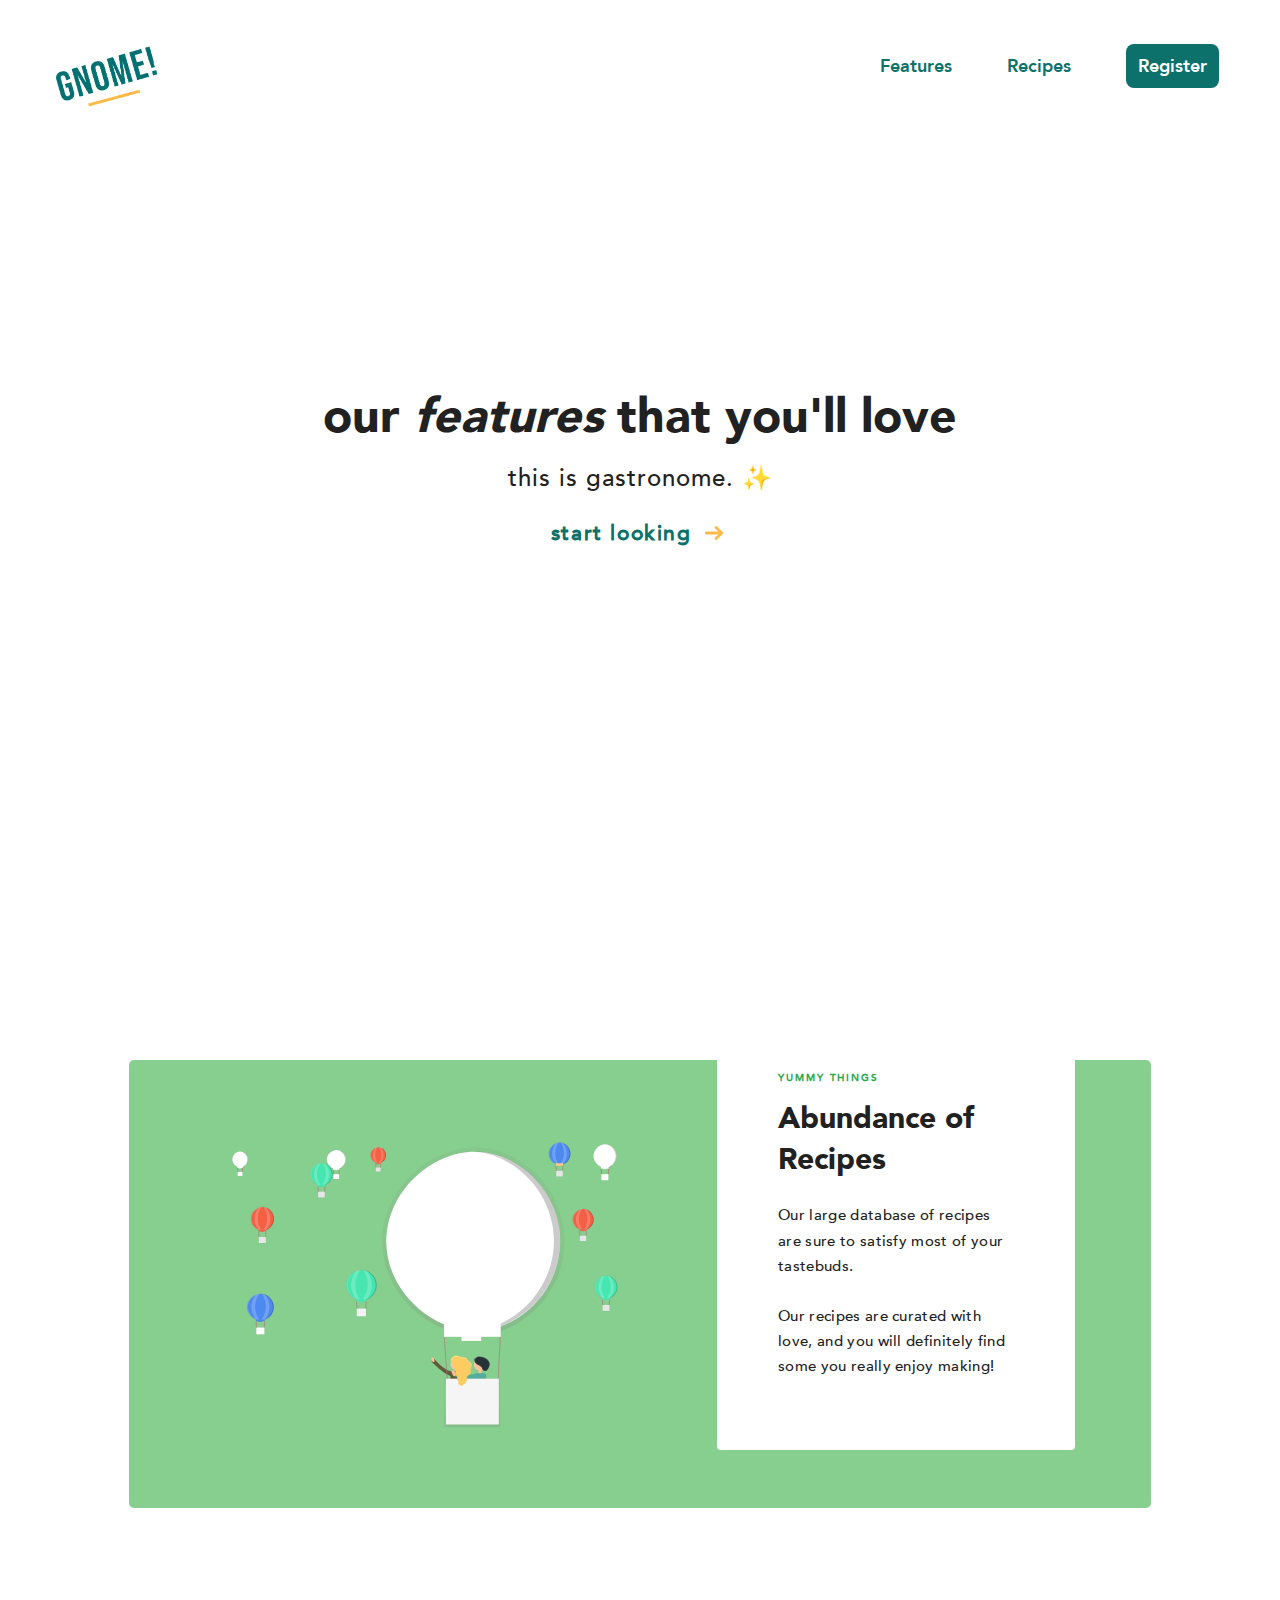
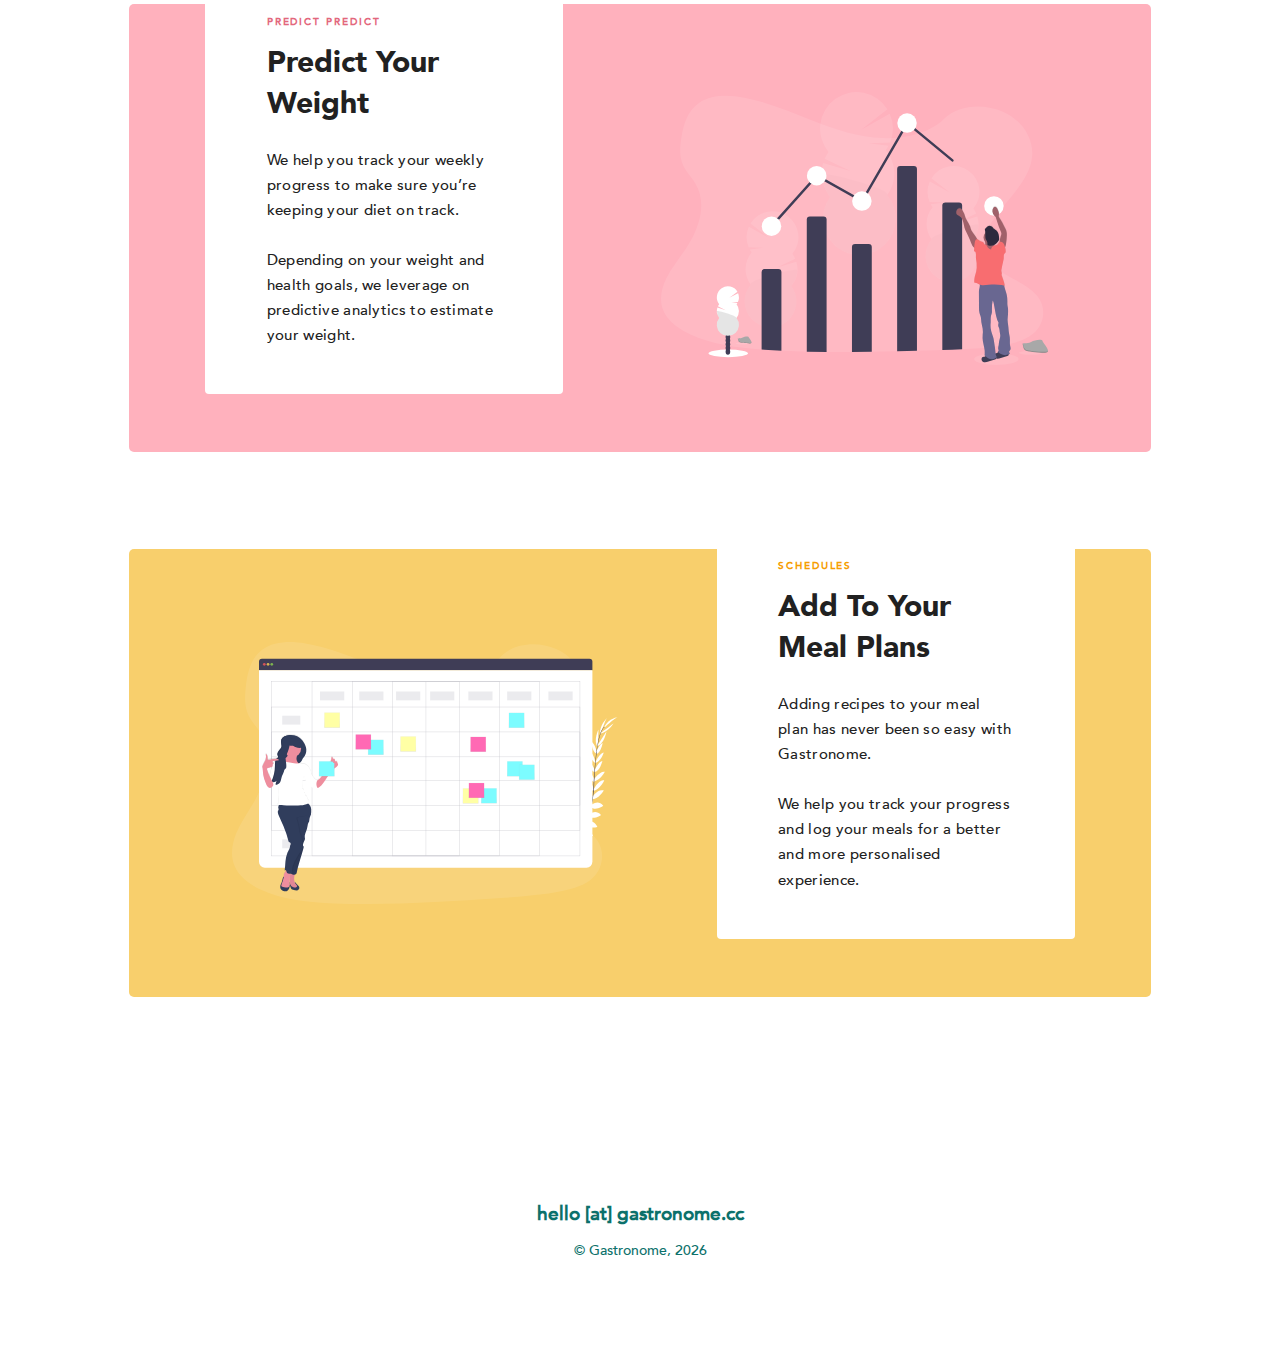
<file: features.html>
<!DOCTYPE html>
<html>

<head>
  <meta charset="utf-8">
  <meta name="viewport" content="width=device-width, initial-scale=1">
  <meta name="description" content="Meal planning for everyone. A healthy lifestyle for all. ✨">

  <meta name="og:type" content="website">
  <meta name="og:title" content="Gastronome">
  <meta name="og:description" content="Meal planning for everyone. A healthy lifestyle for all. ✨">
  <meta name="og:url" content="https://www.gastronome.cc/">

  <meta name="twitter:card" content="website">
  <meta name="twitter:title" content="Gastronome">
  <meta name="twitter:description" content="Meal planning for everyone. A healthy lifestyle for all. ✨">
  <meta name="twitter:url" content="https://www.gastronome.cc/">

  <link rel="shortcut icon" type="image/png" href="assets/images/favicon.png"/>
  <link rel="stylesheet" href="css/common.css">
  <link rel="stylesheet" href="css/features.css">
  <link rel="stylesheet" href="css/normalize.css">

  <script src="https://ajax.googleapis.com/ajax/libs/jquery/2.1.3/jquery.min.js"></script>

  <title>Gastronome - Best Features</title>
</head>

<body>
    <script>
    document.body.className = 'fade';
    
    $(document).ready(function() {
      // Add smooth scrolling to all links
      $("a").on('click', function(event) {

        // Make sure this.hash has a value before overriding default behavior
        if (this.hash !== "") {
          // Prevent default anchor click behavior
          event.preventDefault();

          // Store hash
          var hash = this.hash;

          // Using jQuery's animate() method to add smooth page scroll
          // The optional number (800) specifies the number of milliseconds it takes to scroll to the specified area
          $('html, body').animate({
            scrollTop: $(hash).offset().top
          }, 800, function(){

            // Add hash (#) to URL when done scrolling (default click behavior)
            window.location.hash = hash;
          });
        } // End if
      });
    });
    </script>

  <!-- Navigation -->
    <header>
        <!-- Logo -->
        <span class="header-logo">
        <a href="index.html"><img src="assets/images/logo.png" alt="logo" class="logo"/></a>
        </span>

        <!-- Links -->
        <div class="header-links">
            <ul>
                <li><a class="header-links__link" href="features.html">Features</a></li>
                <li><a class="header-links__link" href="recipes.html">Recipes</a></li>
                <li><a class="register--button" href="register.html">Register</a></li>
            </ul>
        </div>
    </header>

    <div class="home--container">
        <div class="home--div">
        <div class="home--text">
            <h1 class="home--title">our <i>features</i> that you'll love</h1>
            <p class="home--subtitle">this is gastronome. ✨</p>
        </div>
        <div class="home--look">
            <a class="button" href="#features--container">
                <span>start looking</span>
                <svg width="20px" height="14px" viewBox="0 0 13 10">
                    <path d="M1,5 L11,5"></path>
                    <polyline points="8 1 12 5 8 9"></polyline>
                </svg>
                </a>
        </div>
        </div>
    </div>

    <div id="features--container">
        <div class="features--div">
            <div class="features--feature features--odd features--one">
                <img class="features--image" src="./assets/images/abundance.svg" alt="Abundance Of Recipes">
                <div class="features--details">
                    <h3 class="features--category">YUMMY THINGS</h3>
                    <h1 class="features--title">Abundance of Recipes</h1>
                    <h2 class="features--description">Our large database of recipes are sure to satisfy most of your tastebuds.<br><br>
                            Our recipes are curated with love, and you will definitely find some you really enjoy making!</h2>
                </div>
            </div>

            <div class="features--feature features--even features--two">
                <img class="features--image" src="./assets/images/predict.svg" alt="Predict Your Weight">
                <div class="features--details">
                    <h3 class="features--category">PREDICT PREDICT</p>
                    <h1 class="features--title">Predict Your Weight</h1>
                    <h2 class="features--description">We help you track your weekly progress to make sure you’re keeping your diet on track.<br><br>
                            Depending on your weight and health goals, we leverage on predictive analytics to estimate your weight.</h2>
                </div>
            </div>

            <div class="features--feature features--odd features--three">
                <img class="features--image" src="./assets/images/schedule.svg" alt="Add To Your Meal Plans">
                <div class="features--details">
                    <h3 class="features--category">SCHEDULES</h3>
                    <h1 class="features--title">Add To Your Meal Plans</h1>
                    <h2 class="features--description">Adding recipes to your meal plan has never been so easy with Gastronome.<br><br>
                            We help you track your progress and log your meals for a better and more personalised experience.</h2>
                </div>
            </div>
        </div>
    </div>


  <div class="footer--div">
    <p class="contact--link"><a href="mailto:hello@gastronome.cc?Subject=Hello%20there!" target="_top">hello [at] gastronome.cc</a></p>
    <p class="footer">&copy;  Gastronome, <script>document.write(new Date().getFullYear())</script></p>
  </div>
  
    <script>
        document.addEventListener("DOMContentLoaded", function(e) {
            document.body.className = '';
        });
    </script>
</body>

</html>
</file>
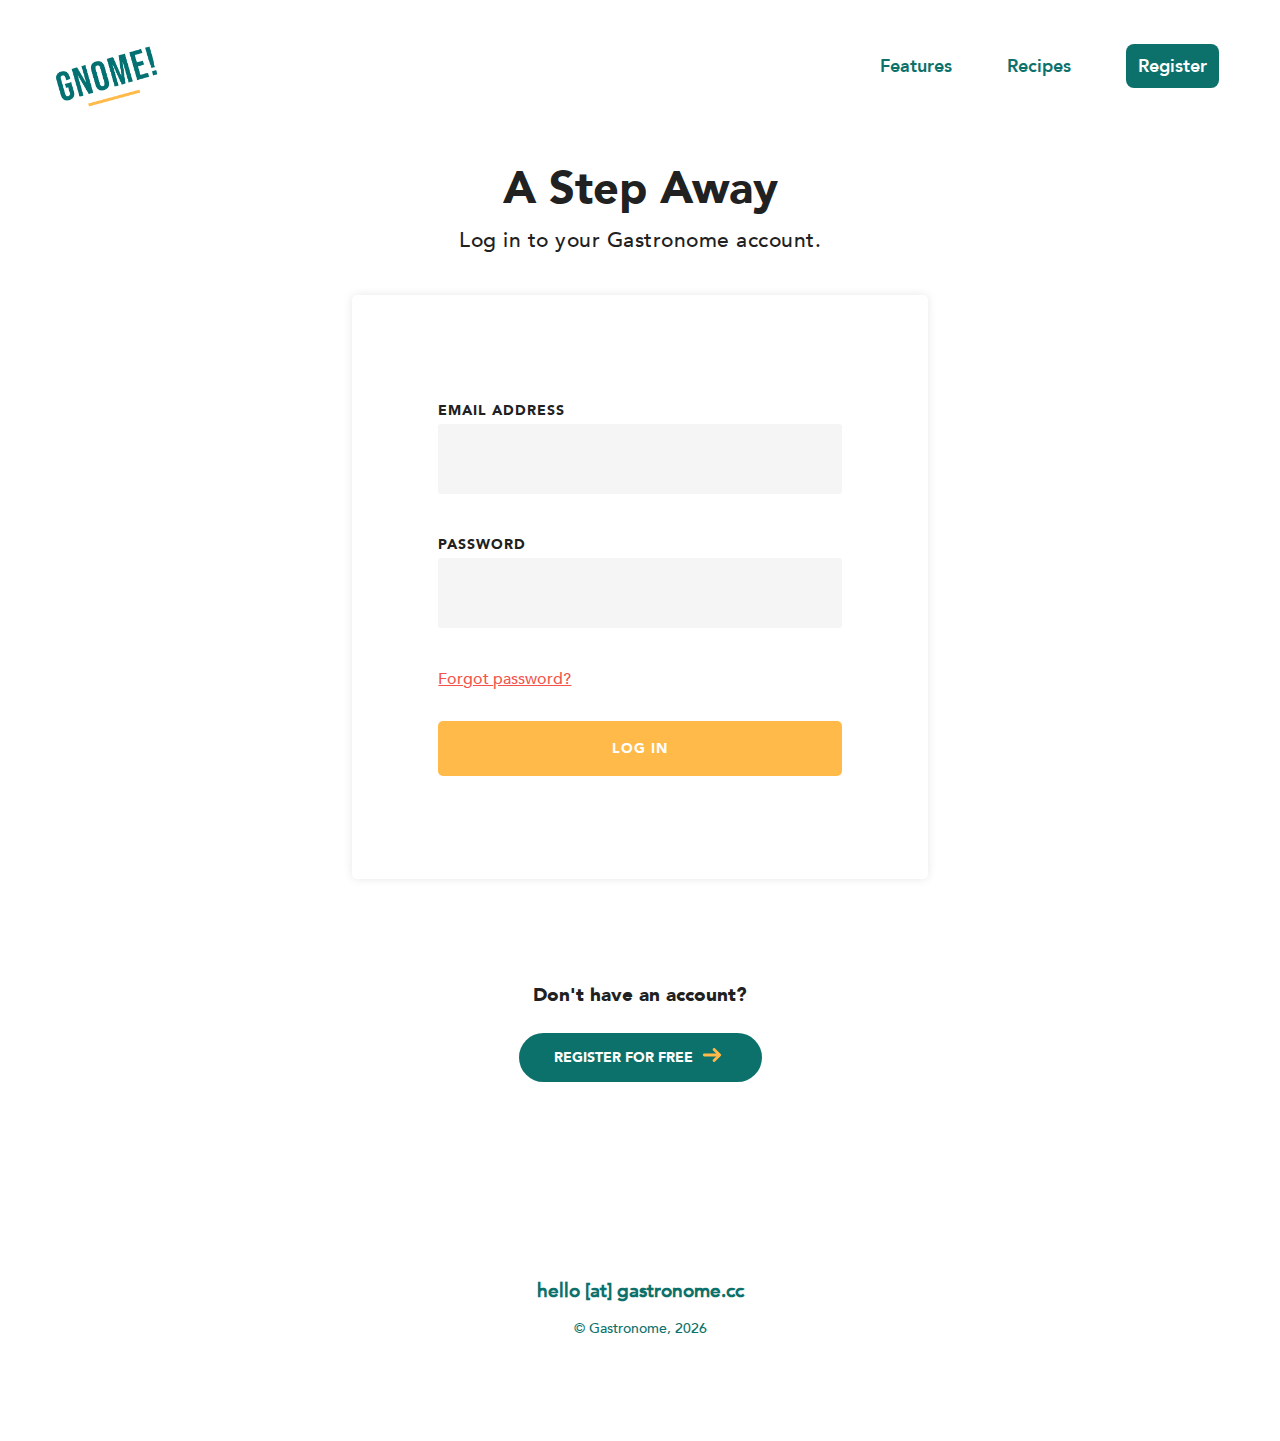
<file: login.html>
<!DOCTYPE html>
<html>

<head>
  <meta charset="utf-8">
  <meta name="viewport" content="width=device-width, initial-scale=1">
  <meta name="description" content="Meal planning for everyone. A healthy lifestyle for all. ✨">

  <meta name="og:type" content="website">
  <meta name="og:title" content="Gastronome">
  <meta name="og:description" content="Meal planning for everyone. A healthy lifestyle for all. ✨">
  <meta name="og:url" content="https://www.gastronome.cc/">

  <meta name="twitter:card" content="website">
  <meta name="twitter:title" content="Gastronome">
  <meta name="twitter:description" content="Meal planning for everyone. A healthy lifestyle for all. ✨">
  <meta name="twitter:url" content="https://www.gastronome.cc/">

  <link rel="shortcut icon" type="image/png" href="assets/images/favicon.png"/>
  <link rel="stylesheet" href="css/common.css">
  <link rel="stylesheet" href="css/login.css">
  <link rel="stylesheet" href="css/normalize.css">

  <script src="https://ajax.googleapis.com/ajax/libs/jquery/2.1.3/jquery.min.js"></script>
  <script src="scripts/auth.js"></script>

  <title>Gastronome - Login</title>
</head>

<body>
    <script>
    document.body.className = 'fade';
    </script>

  <!-- Navigation -->
    <header>
        <!-- Logo -->
        <span class="header-logo">
        <a href="index.html"><img src="assets/images/logo.png" alt="logo" class="logo"/></a>
        </span>

        <!-- Links -->
        <div class="header-links">
            <ul>
                <li><a class="header-links__link" href="features.html">Features</a></li>
                <li><a class="header-links__link" href="recipes.html">Recipes</a></li>
                <li><a class="register--button" href="register.html">Register</a></li>
            </ul>
        </div>
    </header>

    <div class="home--container">
        <div class="home--div">
            <div class="home--text">
                <h1 class="home--title">A Step Away</h1>
                <p class="home--subtitle">Log in to your Gastronome account.</p>
            </div>
        </div>
    </div>

    <div class="login--container">
        <div class="login--form--div">
            <form id="login--form" action="home.html" method="get">
                <label for="email">EMAIL ADDRESS</label><br>
                <input type="email" name="email" id="email" size="30" maxlength="100" required autocomplete="off"><br>
                <p class="error--message--email">Please enter a valid email address.</p>
                <label for="password">PASSWORD</label><br>
                <input type="password" name="password" id="password" autocomplete="off"><br>
                <p class="error--message--password">Please enter a password.</p>

                <p class="subtitle"><a href="">Forgot password?</a></p>

                <input type="button" id="login" name="submit--button" value="LOG IN">
            </form>
        </div>
    </div>
    <div class="register--here">
        <p class="register--sub">Don't have an account?</p>
        <a class="button" href="register.html">
            <span>REGISTER FOR FREE</span>
            <svg width="20px" height="14px" viewBox="0 0 13 10">
                <path d="M1,5 L11,5"></path>
                <polyline points="8 1 12 5 8 9"></polyline>
            </svg>
        </a>
    </div>

    <div class="footer--div">
        <p class="contact--link"><a href="mailto:hello@gastronome.cc?Subject=Hello%20there!" target="_top">hello [at] gastronome.cc</a></p>
        <p class="footer">&copy;  Gastronome, <script>document.write(new Date().getFullYear())</script></p>
    </div>
  
    <script>
        document.addEventListener("DOMContentLoaded", function(e) {
            document.body.className = '';
        });
    </script>
</body>

</html>
</file>
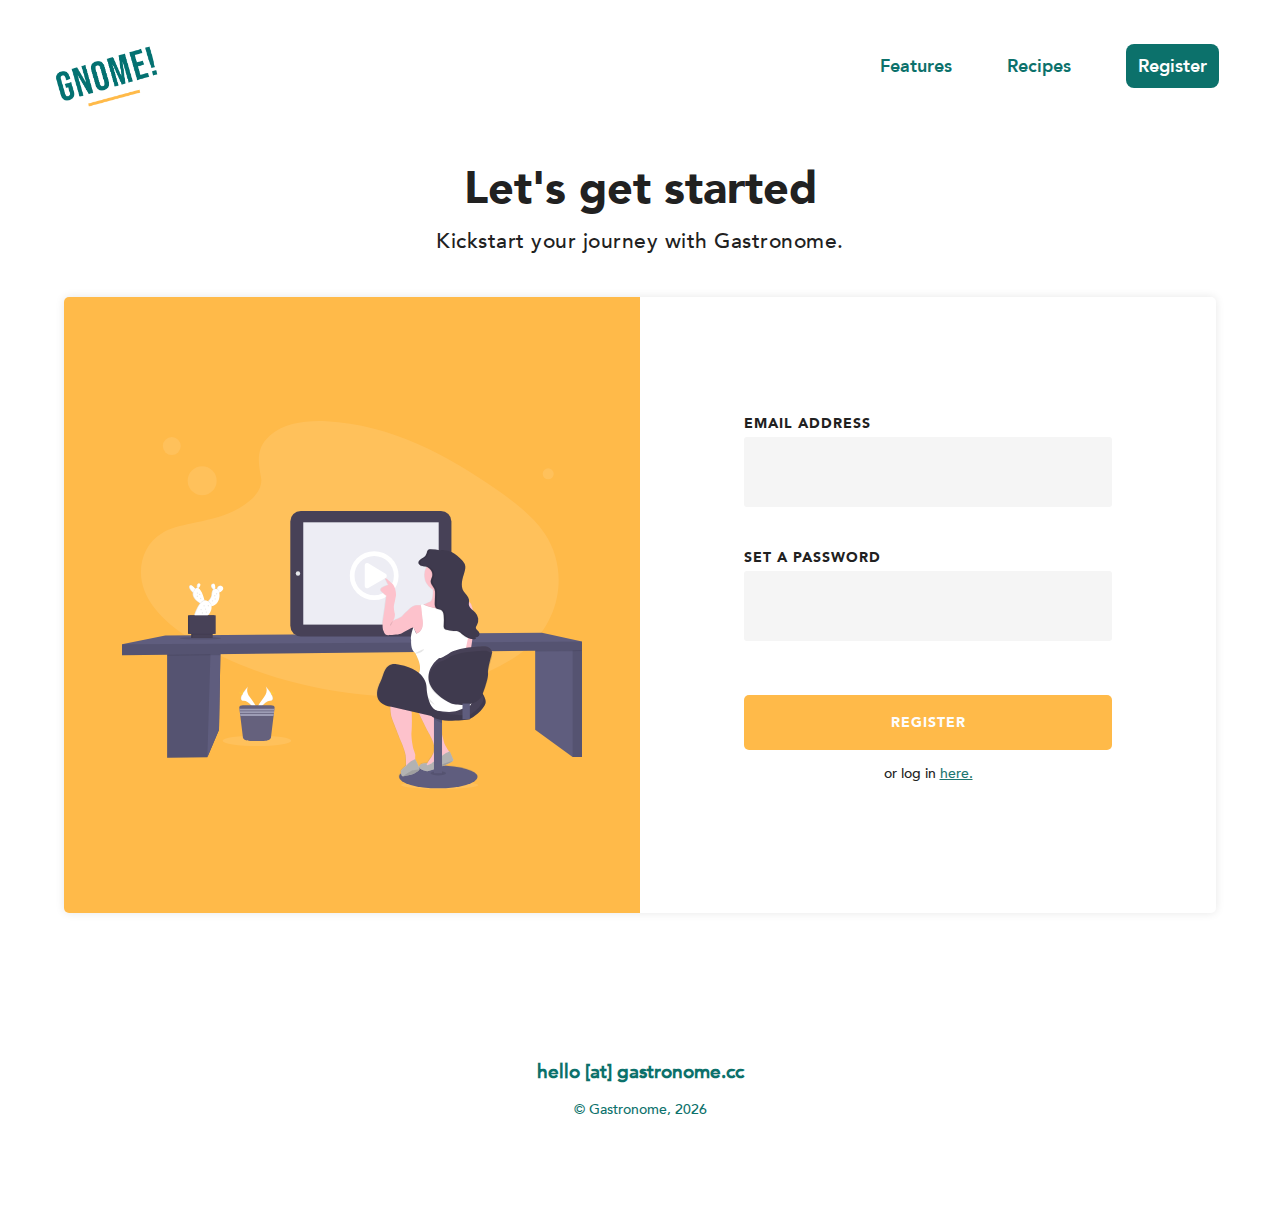
<file: register.html>
<!DOCTYPE html>
<html>

<head>
  <meta charset="utf-8">
  <meta name="viewport" content="width=device-width, initial-scale=1">
  <meta name="description" content="Meal planning for everyone. A healthy lifestyle for all. ✨">

  <meta name="og:type" content="website">
  <meta name="og:title" content="Gastronome">
  <meta name="og:description" content="Meal planning for everyone. A healthy lifestyle for all. ✨">
  <meta name="og:url" content="https://www.gastronome.cc/">

  <meta name="twitter:card" content="website">
  <meta name="twitter:title" content="Gastronome">
  <meta name="twitter:description" content="Meal planning for everyone. A healthy lifestyle for all. ✨">
  <meta name="twitter:url" content="https://www.gastronome.cc/">

  <link rel="shortcut icon" type="image/png" href="assets/images/favicon.png"/>
  <link rel="stylesheet" href="css/common.css">
  <link rel="stylesheet" href="css/register.css">
  <link rel="stylesheet" href="css/normalize.css">

  <script src="https://ajax.googleapis.com/ajax/libs/jquery/2.1.3/jquery.min.js"></script>
  <script src="scripts/auth.js"></script>

  <title>Gastronome - Register</title>
</head>

<body>
    <script>
    document.body.className = 'fade';
    </script>

  <!-- Navigation -->
    <header>
        <!-- Logo -->
        <span class="header-logo">
        <a href="index.html"><img src="assets/images/logo.png" alt="logo" class="logo"/></a>
        </span>

        <!-- Links -->
        <div class="header-links">
            <ul>
                <li><a class="header-links__link" href="features.html">Features</a></li>
                <li><a class="header-links__link" href="recipes.html">Recipes</a></li>
                <li><a class="register--button" href="register.html">Register</a></li>
            </ul>
        </div>
    </header>

    <div class="home--container">
        <div class="home--div">
            <div class="home--text">
                <h1 class="home--title">Let's get started</h1>
                <p class="home--subtitle">Kickstart your journey with Gastronome.</p>
            </div>
        </div>
    </div>

    <div class="register--container">
        <div class="rectangle">
            <img class="register--image" src="assets/images/register.svg" alt="Register">
        </div>
        <div class="register--form--div">
            <form id="register--form" action="home.html" method="get">
                <label for="email">EMAIL ADDRESS</label><br>
                <input type="email" name="email" id="email" size="30" maxlength="100" required autocomplete="off"><br>
                <p class="error--message--email">Please enter a valid email address.</p>
                <label for="password">SET A PASSWORD</label><br>
                <input type="password" name="password" id="password" autocomplete="off"><br>
                <p class="error--message--password">Please enter a password.</p>

                <input type="button" id="register" name="submit--button" value="REGISTER">
                <p class="subtitle">or log in <a href="login.html">here.</a></p>
            </form>
        </div>
    </div>

    <div class="footer--div">
        <p class="contact--link"><a href="mailto:hello@gastronome.cc?Subject=Hello%20there!" target="_top">hello [at] gastronome.cc</a></p>
        <p class="footer">&copy;  Gastronome, <script>document.write(new Date().getFullYear())</script></p>
    </div>
  
    <script>
        document.addEventListener("DOMContentLoaded", function(e) {
            document.body.className = '';
        });
    </script>
</body>

</html>
</file>
<file: css/common.css>
/* CUSTOM FONT FACES */
@font-face {
    font-family: "Avenir-Medium";
    src: url('../assets/fonts/Avenir/Avenir-Medium.ttf');
}

@font-face {
    font-family: "Avenir-Heavy";
    src: url('../assets/fonts/Avenir/Avenir-Heavy.ttf');
}
  
@font-face {
    font-family: "Avenir-Black";
    src: url('../assets/fonts/Avenir/Avenir-Black.ttf');
}
  
:root {
    --green: #0C716B;
    --yellow: #f8cf6c;
    --light-green: #87cf8e;
    --pink: #ffb1bd;
    --white: #ffffff;
}
  
* {
    box-sizing: border-box;
}
  
  /* HTML and BODY */
html {
    -webkit-font-smoothing: antialiased;
    text-rendering: optimizeLegibility;
    -webkit-text-rendering: optimizeLegibility;
    -moz-osx-font-smoothing: grayscale;  /*fix fatty ff on mac */
    font-size: 1em;
    color: #212121;
}

body {
    font-family: "Avenir-Medium", Arial, Helvetica, sans-serif;
    margin: 0 auto;
    opacity: 1;
    transition: 0.7s opacity;
}
  
body.fade {
    opacity: 0;
    transition: none;
}
  
header {
    position: absolute;
    display: flex;
    top: 0;
    left: 0;
    right: 0;
    justify-content: space-between;
    margin: 3% 4%;
    z-index: 50;
    transition: all 0.6s ease-out;
}
  
.header-logo img {
    width: 7em;
    position: absolute;
}
  
.header-links ul {
    left: auto;
    max-width: none;
    position: relative;
    top: auto;
    transform: none;
    width: auto;
    list-style: none;
    text-align: right;
    font-family: "Avenir-Heavy";
    right: -15px;
}
  
.header-links li {
    display: inline-block;
    position: relative;
    margin: 0 25px;
    
}
  
.header-links__link {
    text-decoration: none;
    cursor: pointer;
    color: var(--green);
    transition: 0.3s;
    padding: 30px 0;
    font-size: 1.1em;
}
  
.register--button {
    text-decoration: none;
    cursor: pointer;
    background-color: var(--green);
    color: #fdfdfd;
    transition: 0.3s;
    padding: 10px 12px;
    border-radius: 8px;
    font-size: 1.1em;
    cursor: pointer;
}
  
.register--button:hover {
    opacity: 0.7;
    transition: 0.3s;
    cursor: pointer;
}
  
.header-links__link::before, .header-links__link::after {
    content: '';
    position: absolute;
    bottom: -5px;
    left: 0;
    right: 0;
    height: 2px;
    background-color: var(--green);
}
  
.header-links__link::before {
    opacity: 0;
    -webkit-transform: translateY(-8px);
            transform: translateY(-8px);
    transition: opacity 0s, -webkit-transform 0s cubic-bezier(0.175, 0.885, 0.32, 1.275);
    transition: transform 0s cubic-bezier(0.175, 0.885, 0.32, 1.275), opacity 0s;
    transition: transform 0s cubic-bezier(0.175, 0.885, 0.32, 1.275), opacity 0s, -webkit-transform 0s cubic-bezier(0.175, 0.885, 0.32, 1.275);
}
  
.header-links__link::after {
    opacity: 0;
    -webkit-transform: translateY(4px);
            transform: translateY(4px);
    transition: opacity 0.3s, -webkit-transform 0.3s cubic-bezier(0.175, 0.885, 0.32, 1.275);
    transition: transform 0.3s cubic-bezier(0.175, 0.885, 0.32, 1.275), opacity 0.3s;
    transition: transform 0.3s cubic-bezier(0.175, 0.885, 0.32, 1.275), opacity 0.3s, -webkit-transform 0.3s cubic-bezier(0.175, 0.885, 0.32, 1.275);
}
  
.header-links__link:hover::before, .header-links__link:hover::after {
    opacity: 1;
    -webkit-transform: translateY(0);
            transform: translateY(0);
}
  

/* Footer */
.footer--div {
    width: 100%;
    text-align: center;
    color: var(--green);
    height: 30vh;
    display: flex;
    flex-direction: column;
    justify-content: center;
}
  
.contact--link {
    text-decoration: none;
    font-weight: 700;
    font-size: 1.2em;
    margin-bottom: 0;
}
  
.contact--link a {
    text-decoration: none;
    color: var(--green);
}
  
.contact--link a:hover {
    color: #78B3B3;
    transition: 0.3s;
}
  
.footer--div h3 {
    letter-spacing: 2px;
}

.footer {
    font-size: 0.9em;
    /* margin-top: 1em; */
}
</file>
<file: css/features.css>
/* Container */
.home--container {
    display: grid;
    height: 100vh;
}

.home--div {
    margin: 0 auto;
    align-self: center;
    justify-self: center;
    text-align: center;
    /* margin-top: 7%; */
}

.home--title {
    font-family: "Avenir-Black";
    font-size: 3em;
    margin-bottom: 2%;
}

.home--subtitle {
    font-weight: 300;
    font-size: 1.5em;
    letter-spacing: 1px;
    margin-top: 0;
}

/* Button  */
.button {
    margin-top: 20vh;
    font-size: 1.3em;
    font-weight: 900;
    text-decoration: none;    
    color: var(--green);
    letter-spacing: 0.1rem;
    transition: all 0.2s ease;
}

.button:before {
    content: "";
    position: absolute;
    display: block;
    border-radius: 28px;
    max-width: 56px;
    max-height: 56px;
    transition: all 0.3s ease;
    }

.button svg {
    position: relative;
    top: 0;
    margin-left: 10px;
    fill: none;
    stroke-linecap: round;
    stroke-linejoin: round;
    stroke: #FFBA49;
    stroke-width: 2;
    transform: translateX(-5px);
    transition: all 0.3s ease;
}

.button:hover:before {
    width: 100%;
}

.button:hover svg {
    transform: translateX(0);
}

.button:active {
    transform: scale(0.96);
}


/* Recipes */
#features--container {
    margin: 3%;
    padding-top: 2%;
}
.features--feature {
    width: 85%;
    margin: 8% auto;
    height: 28em;
    border-radius: 5px;

    position: relative;
    display: grid;
}

.features--odd {
    grid-template-columns: 8% 42% 50%;
    grid-template-rows: repeat(1, 100%);
}
.features--even {
    grid-template-columns: 50% 42% 8%;
    grid-template-rows: repeat(1, 100%);
}

.features--one {
    background-color:var(--light-green);
}
.features--two {
    background-color:var(--pink);
}
.features--three {
    background-color:var(--yellow);
}

.features--image {
    max-width: 90%;
}

.features--odd .features--details {
    grid-column-start: 3;
    grid-row-start: 1;
    justify-self: center;
    margin-top: -7%;
}
.features--odd .features--image {
    grid-column-start: 2;
    grid-row-start: 1;
    justify-self: center;
    align-self: center;
}

.features--even .features--details {
    grid-column-start: 1;
    grid-row-start: 1;
    justify-self: center;
    margin-top: -7%;
}
.features--even .features--image {
    grid-column-start: 2;
    grid-row-start: 1;
    justify-self: center;
    align-self: center;
}

.features--details {
    background: var(--white);
    border-radius: 4px;
    padding: 7% 12%;
    max-width: 70%;
    max-height: 95%;
}

.features--title {
    font-size: 185%;
    font-family: "Avenir-Black";
    margin-top: 5%;
    margin-bottom: 5%;
}

.features--description {
    font-size: 95%;
    font-weight: 500;
    letter-spacing: 0.02rem;
    line-height: 165%;
    margin-top: 10%;
}

.features--category {
    font-size: 65%;
    font-weight: 900;
    letter-spacing: 0.12rem;
    line-height: 150%;
}

.features--one .features--category {
    color: #2da94f;
}
.features--two .features--category {
    color: #e3677c;
}
.features--three .features--category {
    color: #f69d02;
}
</file>
<file: css/login.css>
/* Container */
.home--container {
    display: grid;
}

.home--div {
    margin: 0 auto;
    margin-top: 10%;
    text-align: center;
}

.home--title {
    font-family: "Avenir-Black";
    font-size: 2.8em;
    margin-bottom: 2%;
}

.home--subtitle {
    font-weight: 300;
    font-size: 1.3em;
    letter-spacing: 0.5px;
    margin-top: 0;
    margin-bottom: 11%;
}

/* Button  */
.button {
    font-size: 0.9em;
    font-weight: 900;
    text-decoration: none;    
    color: #fdfdfd;
    background-color: var(--green);
    padding: 15px 35px;
    border-radius: 80px;
    transition: all 0.2s ease;
}

.button:before {
    content: "";
    position: absolute;
    display: block;
    border-radius: 28px;
    max-width: 56px;
    max-height: 56px;
    transition: all 0.3s ease;
    }

.button svg {
    position: relative;
    top: 0;
    margin-left: 10px;
    fill: none;
    stroke-linecap: round;
    stroke-linejoin: round;
    stroke: #FFBA49;
    stroke-width: 2;
    transform: translateX(-5px);
    transition: all 0.3s ease;
}

.button:hover:before {
    width: 100%;
}

.button:hover svg {
    transform: translateX(0);
}

.button:active {
    transform: scale(0.96);
}

/* Register Form */
.login--container {
    margin: 0 auto;
    width: 45%;
    display: grid;
    border-radius: 5px;
    box-shadow: 0 0 10px #E7E7E7;
    margin-bottom: 3%;
}

.login--form--div {
    margin: 18% 15%;
}

.login--form {
    align-self: center;
    justify-self: center;
}

label {
    font-family: "Avenir-Black";
    font-size: 0.9em;
    letter-spacing: 1px;
    display:inline-block;
    margin-bottom: 4px;
}

input[type=email], input[type=password] {
    width: 100%;
    height: 70px;
    padding: 20px;
    border-radius: 3px;
    background-color: #F5F5F5;
    border: 2px solid #F5F5F5;
}

#login {
    background-color: #FFBA49;
    color: #fdfdfd;
    border-radius: 5px;
    width: 100%;
    height: 55px;
    margin: 0 auto;
    border-style: none;
    margin-top: 15px;
    font-family: "Avenir-Black";
    letter-spacing: 1px;
    font-size: 0.9em;
    outline: none;
}

#login:hover {
    background-color: #FFDBA1;
    transition: 0.3s;
}

input[type=email]:focus, input[type=password]:focus {
    outline: none;
    transition: 0.3s;
    border: 2px solid #1D7670;
}

input[type=email]:not(:focus), input[type=password]:not(:focus) {
    outline: none;
    transition: 0.3s;
}

.error--message--email {
    font-family: "Avenir-Heavy";
    color:#F3534A;
    font-size: 0.9em;
    margin-top: 5px;
    margin-bottom: 15px;
    visibility: hidden;
}

.error--message--password {
    font-family: "Avenir-Heavy";
    color:#F3534A;
    font-size: 0.9em;
    margin-top: 5px;
    margin-bottom: 15px;
    visibility: hidden;
}

.subtitle a {
    color: #F3534A;
}

.register--here {
    margin: 8% 0;
    text-align: center;
    font-family: "Avenir-Black";
}

.register--sub {
    font-size: 1.2em;
    margin-bottom: 3%;
}
</file>
<file: css/register.css>
/* Container */
.home--container {
    display: grid;
}

.home--div {
    margin: 0 auto;
    margin-top: 10%;
    text-align: center;
}

.home--title {
    font-family: "Avenir-Black";
    font-size: 2.8em;
    margin-bottom: 2%;
}

.home--subtitle {
    font-weight: 300;
    font-size: 1.3em;
    letter-spacing: 0.5px;
    margin-top: 0;
    margin-bottom: 10%;
}

/* Button  */
.button {
    margin-top: 20vh;
    font-size: 1.3em;
    font-weight: 900;
    text-decoration: none;    
    color: var(--green);
    letter-spacing: 0.1rem;
    transition: all 0.2s ease;
}

.button:before {
    content: "";
    position: absolute;
    display: block;
    border-radius: 28px;
    max-width: 56px;
    max-height: 56px;
    transition: all 0.3s ease;
    }

.button svg {
    position: relative;
    top: 0;
    margin-left: 10px;
    fill: none;
    stroke-linecap: round;
    stroke-linejoin: round;
    stroke: #FFBA49;
    stroke-width: 2;
    transform: translateX(-5px);
    transition: all 0.3s ease;
}

.button:hover:before {
    width: 100%;
}

.button:hover svg {
    transform: translateX(0);
}

.button:active {
    transform: scale(0.96);
}

/* Register Form */
.register--container {
    margin: 0 auto;
    width: 90%;
    border-radius: 5px;
    box-shadow: 0 0 10px #E7E7E7;
    display: grid;
    grid-template-columns: 50% 50%;
    margin-bottom: 3%;
}

.rectangle {
    grid-column-start: 1;
    border-radius: 5px 0 0 5px;
    background-color: #FFBA49;
    display: grid;
}

.register--image {
    width: 80%;
    margin: 0 auto;
    align-self: center;
    justify-self: center;
    text-align: center;
}

.register--form--div {
    grid-column-start: 2;
    margin: 20% 18%;
}

.register--form {
    align-self: center;
    justify-self: center;
}

label {
    font-family: "Avenir-Black";
    font-size: 0.9em;
    letter-spacing: 1px;
    display:inline-block;
    margin-bottom: 4px;
}

input[type=email], input[type=password] {
    width: 100%;
    height: 70px;
    padding: 20px;
    border-radius: 3px;
    background-color: #F5F5F5;
    border: 2px solid #F5F5F5;
}

#register {
    background-color: #FFBA49;
    color: #fdfdfd;
    border-radius: 5px;
    width: 100%;
    height: 55px;
    margin: 0 auto;
    border-style: none;
    margin-top: 15px;
    font-family: "Avenir-Black";
    letter-spacing: 1px;
    font-size: 0.9em;
    outline: none;
}

#register:hover {
    background-color: #FFDBA1;
    transition: 0.3s;
}

input[type=email]:focus, input[type=password]:focus {
    outline: none;
    transition: 0.3s;
    border: 2px solid #1D7670;
}

input[type=email]:not(:focus), input[type=password]:not(:focus) {
    outline: none;
    transition: 0.3s;
    /* border: 2px solid #F3534A; */
}

.error--message--email {
    font-family: "Avenir-Heavy";
    color:#F3534A;
    font-size: 0.9em;
    margin-top: 5px;
    margin-bottom: 15px;
    visibility: hidden;
}

.error--message--password {
    font-family: "Avenir-Heavy";
    color:#F3534A;
    font-size: 0.9em;
    margin-top: 5px;
    margin-bottom: 15px;
    visibility: hidden;
}

.subtitle {
    text-align: center;
    font-family: "Avenir-Medium";
    font-size: 0.9em;
}

.subtitle a {
    text-decoration-color: #1D7670;
    color: #1D7670;
}
</file>
